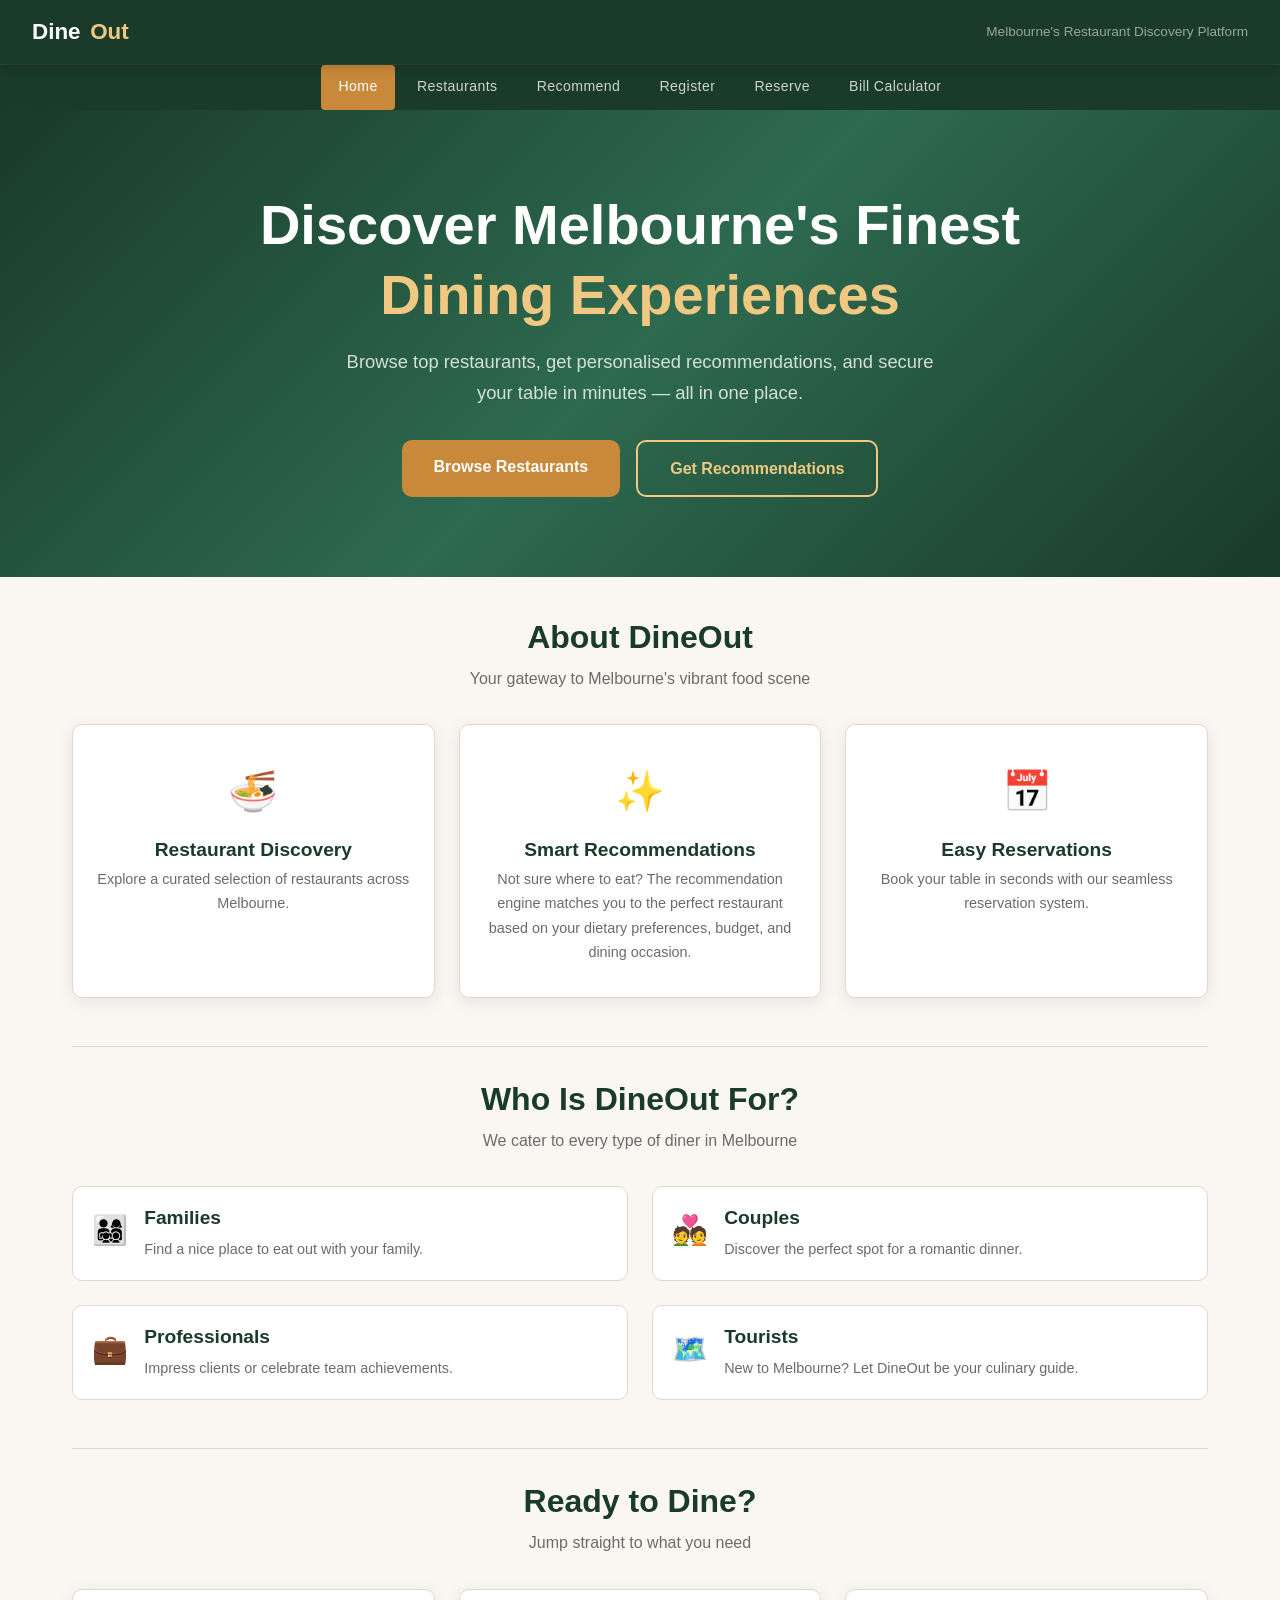
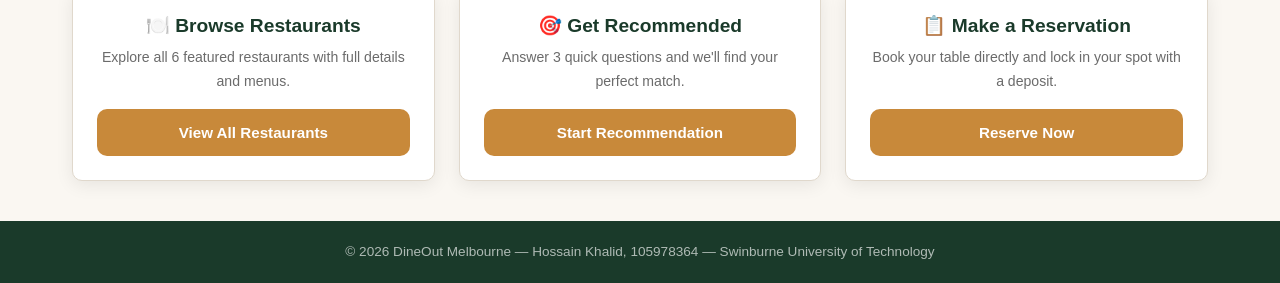
<file: index.html>
<!DOCTYPE html>
<html lang="en">
<head>
    <meta charset="UTF-8">
    <meta name="viewport" content="width=device-width, initial-scale=1.0">
    <title>DineOut Melbourne – Discover & Reserve Restaurants</title>
    <link rel="stylesheet" href="design/css/style.css">
</head>
<body>
    <header>
        <a class="logo" href="index.html">
            Dine<span>Out</span>
        </a>
        <span style="color:rgba(255,255,255,.55);font-size:.85rem;">Melbourne's Restaurant Discovery Platform</span>
    </header>

    <nav>
        <ul>
            <li><a href="index.html">Home</a></li>
            <li><a href="restaurants.html">Restaurants</a></li>
            <li><a href="recommend.html">Recommend</a></li>
            <li><a href="register.html">Register</a></li>
            <li><a href="reservation.html">Reserve</a></li>
            <li><a href="bill.html">Bill Calculator</a></li>
        </ul>
    </nav>

    <section style="
        background: linear-gradient(135deg, #1a3a2a 0%, #2d6a4f 50%, #1a3a2a 100%);
        color: #fff;
        padding: 5rem 2rem;
        text-align: center;
    ">
        <h1 style="color:#fff;font-size:clamp(2rem,5vw,3.5rem);margin-bottom:1rem;">
            Discover Melbourne's Finest<br>
            <span style="color:var(--accent-light)">Dining Experiences</span>
        </h1>
        <p style="color:rgba(255,255,255,.8);font-size:1.15rem;max-width:600px;margin:0 auto 2rem;">
            Browse top restaurants, get personalised recommendations, and secure your table in minutes — all in one place.
        </p>
        <div style="display:flex;gap:1rem;justify-content:center;flex-wrap:wrap;">
            <a href="restaurants.html" class="btn" style="font-size:1rem;padding:.8rem 2rem;">Browse Restaurants</a>
            <a href="recommend.html" class="btn btn-outline" style="font-size:1rem;padding:.8rem 2rem;border-color:var(--accent-light);color:var(--accent-light);">Get Recommendations</a>
        </div>
    </section>

    <main>

        <!-- About the platform -->
        <section style="margin-bottom:3rem;">
            <div class="section-header">
                <h2>About DineOut</h2>
                <p>Your gateway to Melbourne's vibrant food scene</p>
            </div>

            <div class="grid-3">
                <div class="card">
                    <div class="card-body" style="text-align:center;padding:2rem 1.5rem;">
                        <div style="font-size:2.5rem;margin-bottom:.8rem;">🍜</div>
                        <h3 class="card-title">Restaurant Discovery</h3>
                        <p style="font-size:.9rem;color:var(--text-muted);">
                            Explore a curated selection of restaurants across Melbourne.
                        </p>
                    </div>
                </div>

                <div class="card">
                    <div class="card-body" style="text-align:center;padding:2rem 1.5rem;">
                        <div style="font-size:2.5rem;margin-bottom:.8rem;">✨</div>
                        <h3 class="card-title">Smart Recommendations</h3>
                        <p style="font-size:.9rem;color:var(--text-muted);">
                            Not sure where to eat? The recommendation engine matches you to the perfect restaurant based on your dietary preferences, budget, and dining occasion.
                        </p>
                    </div>
                </div>

                <div class="card">
                    <div class="card-body" style="text-align:center;padding:2rem 1.5rem;">
                        <div style="font-size:2.5rem;margin-bottom:.8rem;">📅</div>
                        <h3 class="card-title">Easy Reservations</h3>
                        <p style="font-size:.9rem;color:var(--text-muted);">
                            Book your table in seconds with our seamless reservation system.
                        </p>
                    </div>
                </div>
            </div>
        </section>

        <hr class="divider">

        <!-- Who is it for -->
        <section style="margin-bottom:3rem;">
            <div class="section-header">
                <h2>Who Is DineOut For?</h2>
                <p>We cater to every type of diner in Melbourne</p>
            </div>

            <div class="grid-2">
                <div style="display:flex;gap:1rem;align-items:flex-start;padding:1.2rem;background:var(--bg-card);border:1px solid var(--border);border-radius:var(--radius);">
                    <span style="font-size:1.8rem;">👨‍👩‍👧‍👦</span>
                    <div>
                        <h3>Families</h3>
                        <p style="font-size:.9rem;color:var(--text-muted);">Find a nice place to eat out with your family.</p>
                    </div>
                </div>

                <div style="display:flex;gap:1rem;align-items:flex-start;padding:1.2rem;background:var(--bg-card);border:1px solid var(--border);border-radius:var(--radius);">
                    <span style="font-size:1.8rem;">💑</span>
                    <div>
                        <h3>Couples</h3>
                        <p style="font-size:.9rem;color:var(--text-muted);">Discover the perfect spot for a romantic dinner.</p>
                    </div>
                </div>

                <div style="display:flex;gap:1rem;align-items:flex-start;padding:1.2rem;background:var(--bg-card);border:1px solid var(--border);border-radius:var(--radius);">
                    <span style="font-size:1.8rem;">💼</span>
                    <div>
                        <h3>Professionals</h3>
                        <p style="font-size:.9rem;color:var(--text-muted);">Impress clients or celebrate team achievements.</p>
                    </div>
                </div>

                <div style="display:flex;gap:1rem;align-items:flex-start;padding:1.2rem;background:var(--bg-card);border:1px solid var(--border);border-radius:var(--radius);">
                    <span style="font-size:1.8rem;">🗺️</span>
                    <div>
                        <h3>Tourists</h3>
                        <p style="font-size:.9rem;color:var(--text-muted);">New to Melbourne? Let DineOut be your culinary guide.</p>
                    </div>
                </div>
            </div>
        </section>

        <hr class="divider">


        <!-- Quick CTA cards -->
        <section>
            <div class="section-header">
                <h2>Ready to Dine?</h2>
                <p>Jump straight to what you need</p>
            </div>
            <div class="grid-3">
                <div class="card" style="text-align:center;">
                    <div class="card-body" style="padding:1.5rem;">
                        <h3>🍽️ Browse Restaurants</h3>
                        <p style="font-size:.88rem;color:var(--text-muted);margin:.5rem 0 1rem;">Explore all 6 featured restaurants with full details and menus.</p>
                        <a href="restaurants.html" class="btn btn-full">View All Restaurants</a>
                    </div>
                </div>
                <div class="card" style="text-align:center;">
                    <div class="card-body" style="padding:1.5rem;">
                        <h3>🎯 Get Recommended</h3>
                        <p style="font-size:.88rem;color:var(--text-muted);margin:.5rem 0 1rem;">Answer 3 quick questions and we'll find your perfect match.</p>
                        <a href="recommend.html" class="btn btn-full">Start Recommendation</a>
                    </div>
                </div>
                <div class="card" style="text-align:center;">
                    <div class="card-body" style="padding:1.5rem;">
                        <h3>📋 Make a Reservation</h3>
                        <p style="font-size:.88rem;color:var(--text-muted);margin:.5rem 0 1rem;">Book your table directly and lock in your spot with a deposit.</p>
                        <a href="reservation.html" class="btn btn-full">Reserve Now</a>
                    </div>
                </div>
            </div>
        </section>

    </main>

    <footer>
        <p>&copy; 2026 DineOut Melbourne &mdash; Hossain Khalid, 105978364 &mdash; Swinburne University of Technology</p>
    </footer>

    <script src="design/js/script.js"></script>
</body>
</html>
</file>
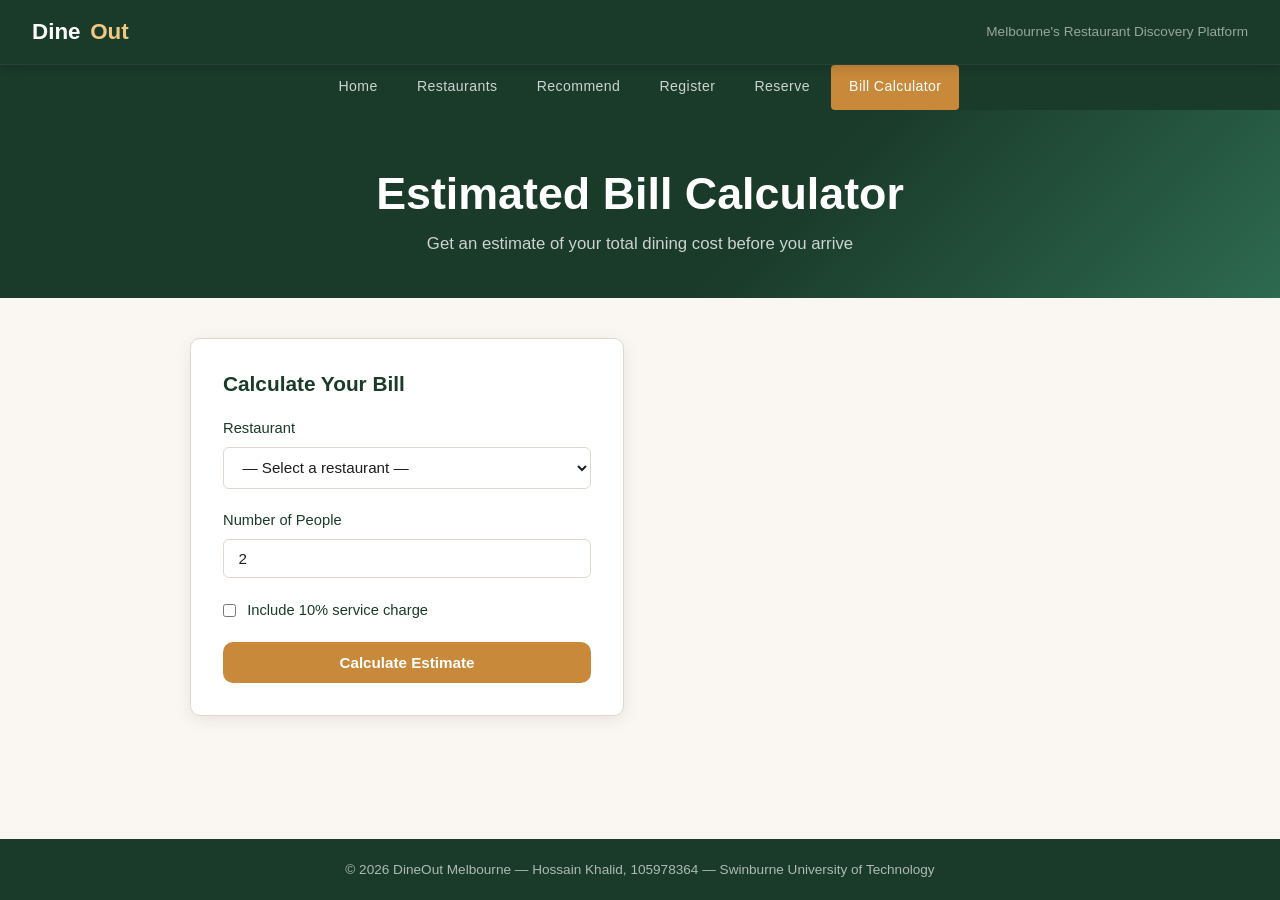
<file: bill.html>
<!DOCTYPE html>
<html lang="en">
<head>
    <meta charset="UTF-8">
    <meta name="viewport" content="width=device-width, initial-scale=1.0">
    <title>Bill Calculator – DineOut Melbourne</title>
    <link rel="stylesheet" href="design/css/style.css">
</head>
<body>

    <header>
        <a class="logo" href="index.html">Dine<span>Out</span></a>
        <span style="color:rgba(255,255,255,.55);font-size:.85rem;">Melbourne's Restaurant Discovery Platform</span>
    </header>

    <nav>
        <ul>
            <li><a href="index.html">Home</a></li>
            <li><a href="restaurants.html">Restaurants</a></li>
            <li><a href="recommend.html">Recommend</a></li>
            <li><a href="register.html">Register</a></li>
            <li><a href="reservation.html">Reserve</a></li>
            <li><a href="bill.html">Bill Calculator</a></li>
        </ul>
    </nav>

    <div class="page-hero">
        <h1>Estimated Bill Calculator</h1>
        <p>Get an estimate of your total dining cost before you arrive</p>
    </div>

    <main>
        <div style="display:grid;grid-template-columns:1fr 1fr;gap:2rem;max-width:900px;margin:0 auto;">

            <!-- Calculator Form -->
            <div class="form-wrap" style="margin:0;">
                <h2 style="margin-bottom:1.2rem;font-size:1.3rem;">Calculate Your Bill</h2>

                <!-- Restaurant -->
                <div class="form-group">
                    <label for="bill-restaurant">Restaurant</label>
                    <select id="bill-restaurant" name="bill_restaurant" onchange="updateDishOptions()">
                        <option value="">— Select a restaurant —</option>
                        <option value="chinatown-dumplings">Chinatown Dumplings</option>
                        <option value="lucky-noodle-bar">Lucky Noodle Bar</option>
                        <option value="saffron-palace">Saffron Palace</option>
                        <option value="la-bella-trattoria">La Bella Trattoria</option>
                        <option value="sakura-ramen">Sakura Ramen House</option>
                        <option value="the-vegan-garden">The Vegan Garden</option>
                    </select>
                </div>

                <!-- Number of people -->
                <div class="form-group">
                    <label for="bill-people">Number of People</label>
                    <input type="number" id="bill-people" name="bill_people"
                           min="1" max="20" value="2" placeholder="e.g. 4">
                </div>

                <!-- Dish selection (dynamic) -->
                <div class="form-group" id="dish-section" style="display:none;">
                    <label>Select Dishes <span style="font-weight:400;color:var(--text-muted)">(per person — leave blank for average estimate)</span></label>
                    <div id="dish-list" style="display:flex;flex-direction:column;gap:.4rem;margin-top:.4rem;"></div>
                </div>

                <!-- Service charge -->
                <div class="form-group">
                    <div style="display:flex;align-items:center;gap:.7rem;">
                        <input type="checkbox" id="bill-service" name="bill_service" style="width:auto;">
                        <label for="bill-service" style="margin:0;font-weight:400;font-size:.92rem;">
                            Include 10% service charge
                        </label>
                    </div>
                </div>

                <button type="button" class="btn btn-full" onclick="calculateBill()" style="padding:.75rem;">
                    Calculate Estimate
                </button>
            </div>

            <!-- Results -->
            <div>
                <div id="bill-result" style="display:none;">
                    <div style="background:var(--primary);color:#fff;border-radius:var(--radius);padding:1.8rem;">
                        <h2 style="color:#fff;margin-bottom:1.5rem;font-size:1.3rem;">Your Estimated Bill</h2>

                        <div style="display:flex;flex-direction:column;gap:.9rem;font-size:.95rem;">
                            <div style="display:flex;justify-content:space-between;border-bottom:1px solid rgba(255,255,255,.15);padding-bottom:.7rem;">
                                <span style="color:rgba(255,255,255,.75);">Food Subtotal</span>
                                <strong id="bill-subtotal">$0.00</strong>
                            </div>
                            <div style="display:flex;justify-content:space-between;border-bottom:1px solid rgba(255,255,255,.15);padding-bottom:.7rem;">
                                <span style="color:rgba(255,255,255,.75);">Service Charge (10%)</span>
                                <strong id="bill-service-fee">$0.00</strong>
                            </div>
                            <div style="display:flex;justify-content:space-between;font-size:1.1rem;border-bottom:1px solid rgba(255,255,255,.15);padding-bottom:.7rem;">
                                <span>Estimated Total</span>
                                <strong id="bill-total" style="color:var(--accent-light);">$0.00</strong>
                            </div>
                            <div style="display:flex;justify-content:space-between;border-bottom:1px solid rgba(255,255,255,.15);padding-bottom:.7rem;">
                                <span style="color:rgba(255,255,255,.75);">Deposit Paid</span>
                                <strong id="bill-deposit-paid" style="color:#a8dfbf;">– $0.00</strong>
                            </div>
                            <div style="display:flex;justify-content:space-between;font-size:1.15rem;">
                                <span>Balance Due on Arrival</span>
                                <strong id="bill-balance" style="color:var(--accent-light);">$0.00</strong>
                            </div>
                        </div>
                    </div>

                    <div style="margin-top:1rem;text-align:center;">
                        <a href="reservation.html" class="btn btn-outline" style="font-size:.9rem;">
                            Make a Reservation
                        </a>
                    </div>
                </div>
            </div>
        </div>
    </main>

    <footer>
        <p>&copy; 2026 DineOut Melbourne &mdash; Hossain Khalid, 105978364 &mdash; Swinburne University of Technology</p>
    </footer>

    <script src="design/js/script.js"></script>

    <script>
        const BILL_MENUS = {
            'chinatown-dumplings': [
                { name: 'Pork & Prawn Dumplings', price: 8 },
                { name: 'Har Gow',                price: 9 },
                { name: 'BBQ Pork Bun',           price: 5 },
                { name: 'Wonton Noodle Soup',     price: 14 },
            ],
            'lucky-noodle-bar': [
                { name: 'Tonkotsu Ramen',    price: 17 },
                { name: 'Shoyu Ramen',       price: 16 },
                { name: 'Gyoza (6 pcs)',     price: 10 },
                { name: 'Veg Miso Ramen',   price: 15 },
            ],
            'saffron-palace': [
                { name: 'Butter Chicken',  price: 22 },
                { name: 'Dal Makhani',     price: 18 },
                { name: 'Garlic Naan',     price: 5  },
                { name: 'Lamb Biryani',    price: 26 },
            ],
            'la-bella-trattoria': [
                { name: 'Truffle Tagliatelle',        price: 38 },
                { name: 'Seafood Risotto',            price: 42 },
                { name: 'Classic Tiramisu',           price: 14 },
                { name: 'Burrata & Heirloom Tomato',  price: 18 },
            ],
            'sakura-ramen': [
                { name: 'Spicy Miso Ramen',    price: 21 },
                { name: 'Chashu Pork Bowl',    price: 19 },
                { name: 'Takoyaki (6 pcs)',    price: 12 },
                { name: 'Matcha Ice Cream',    price: 8  },
            ],
            'the-vegan-garden': [
                { name: 'Jackfruit Tacos (3)',       price: 18 },
                { name: 'Wild Mushroom Wellington',  price: 26 },
                { name: 'Açaí Breakfast Bowl',       price: 14 },
                { name: 'Cauliflower Steak',         price: 22 },
            ],
        };

        /**
         * Populate dish checkboxes when restaurant selection changes.
         */
        function updateDishOptions() {
            const restaurantId = document.getElementById('bill-restaurant').value;
            const section      = document.getElementById('dish-section');
            const list         = document.getElementById('dish-list');
            list.innerHTML     = '';

            if (!restaurantId || !BILL_MENUS[restaurantId]) {
                section.style.display = 'none';
                return;
            }

            BILL_MENUS[restaurantId].forEach((dish, i) => {
                const label = document.createElement('label');
                label.style.cssText = 'display:flex;align-items:center;gap:.5rem;font-size:.9rem;cursor:pointer;';
                label.innerHTML = `
                    <input type="checkbox" class="dish-check" data-price="${dish.price}"
                           id="dish-${i}" style="width:auto;">
                    ${dish.name} — <strong>$${dish.price}</strong>
                `;
                list.appendChild(label);
            });

            section.style.display = 'block';

            // live recalculation
            list.querySelectorAll('.dish-check').forEach(cb => {
                cb.addEventListener('change', calculateBill);
            });
        }
    </script>
</body>
</html>
</file>
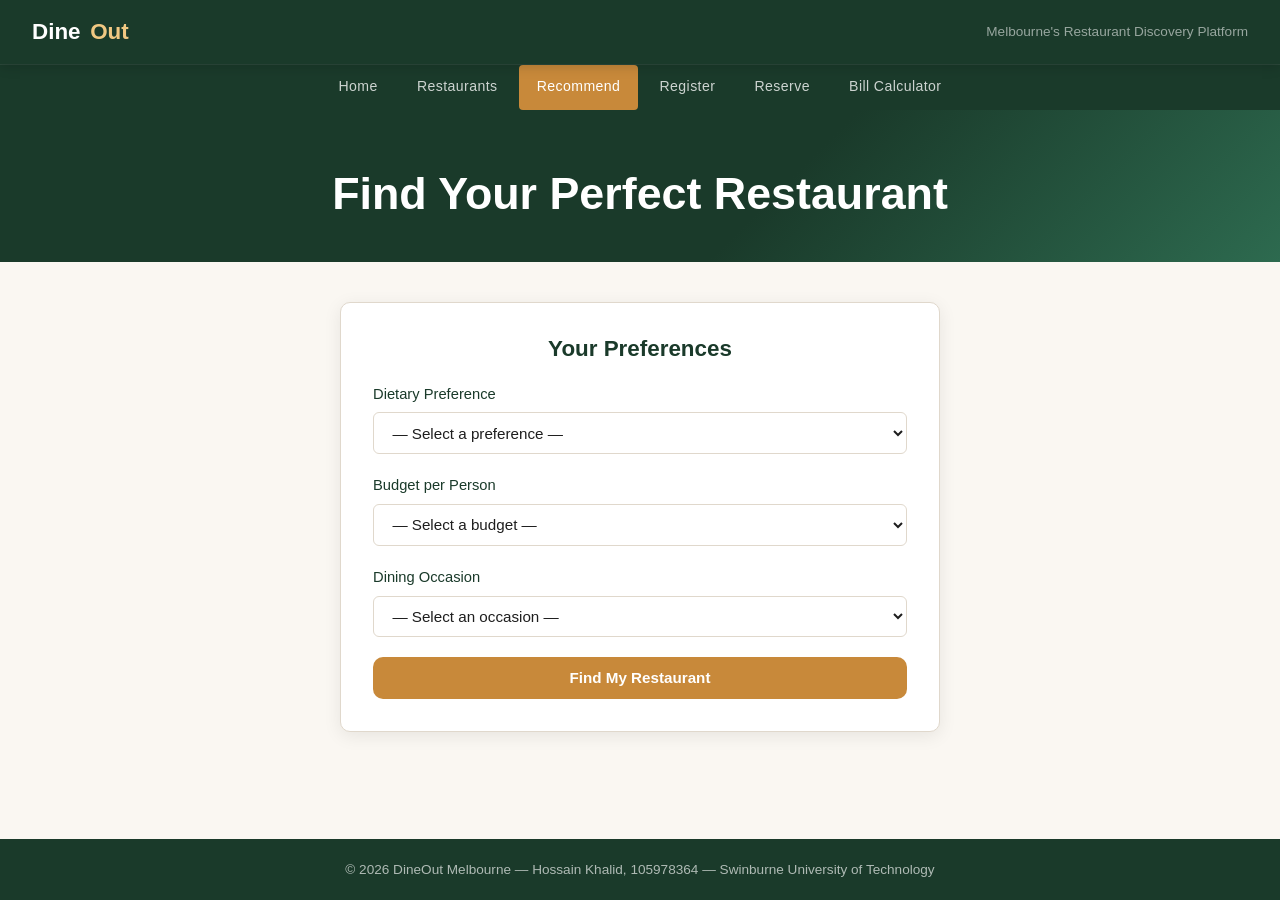
<file: recommend.html>
<!DOCTYPE html>
<html lang="en">
<head>
    <meta charset="UTF-8">
    <meta name="viewport" content="width=device-width, initial-scale=1.0">
    <title>Restaurant Recommendations – DineOut Melbourne</title>
    <link rel="stylesheet" href="design/css/style.css">
</head>
<body>

    <header>
        <a class="logo" href="index.html">Dine<span>Out</span></a>
        <span style="color:rgba(255,255,255,.55);font-size:.85rem;">Melbourne's Restaurant Discovery Platform</span>
    </header>

    <nav>
        <ul>
            <li><a href="index.html">Home</a></li>
            <li><a href="restaurants.html">Restaurants</a></li>
            <li><a href="recommend.html">Recommend</a></li>
            <li><a href="register.html">Register</a></li>
            <li><a href="reservation.html">Reserve</a></li>
            <li><a href="bill.html">Bill Calculator</a></li>
        </ul>
    </nav>

    <div class="page-hero">
        <h1>Find Your Perfect Restaurant</h1>
    </div>

    <main>

        <!-- Recommendation Form -->
        <section style="max-width:600px;margin:0 auto 3rem;">
            <div class="form-wrap">
                <h2 style="margin-bottom:1.2rem;text-align:center;font-size:1.4rem;">Your Preferences</h2>

                <p id="rec-error" class="alert alert-error" style="display:none;">
                    Please answer all three questions before searching.
                </p>

                <form id="recommend-form" onsubmit="return runRecommendation(event);" novalidate>

                    <!-- Dietary Preference -->
                    <div class="form-group">
                        <label for="rec-dietary">Dietary Preference</label>
                        <select id="rec-dietary" name="rec-dietary" required>
                            <option value="">— Select a preference —</option>
                            <option value="none">No restrictions</option>
                            <option value="halal">Halal</option>
                            <option value="vegetarian">Vegetarian</option>
                            <option value="vegan">Vegan</option>
                        </select>
                    </div>

                    <!-- Budget -->
                    <div class="form-group">
                        <label for="rec-budget">Budget per Person</label>
                        <select id="rec-budget" name="rec-budget" required>
                            <option value="">— Select a budget —</option>
                            <option value="low">Budget-friendly (under $25)</option>
                            <option value="mid">Mid-range ($25–$45)</option>
                            <option value="high">Fine Dining ($45+)</option>
                        </select>
                    </div>

                    <!-- Dining Purpose -->
                    <div class="form-group">
                        <label for="rec-purpose">Dining Occasion</label>
                        <select id="rec-purpose" name="rec-purpose" required>
                            <option value="">— Select an occasion —</option>
                            <option value="family">Family Outing</option>
                            <option value="date">Romantic Date</option>
                            <option value="business">Business Meal</option>
                            <option value="casual">Casual with Friends</option>
                        </select>
                    </div>

                    <button type="submit" class="btn btn-full" style="margin-top:.5rem;padding:.8rem;">
                        Find My Restaurant
                    </button>

                </form>
            </div>

        </section>

        <!-- Results injected here by script.js -->
        <div id="rec-results"></div>

    </main>

    <footer>
        <p>&copy; 2026 DineOut Melbourne &mdash; Hossain Khalid, 105978364 &mdash; Swinburne University of Technology</p>
    </footer>

    <script src="design/js/script.js"></script>
</body>
</html>
</file>
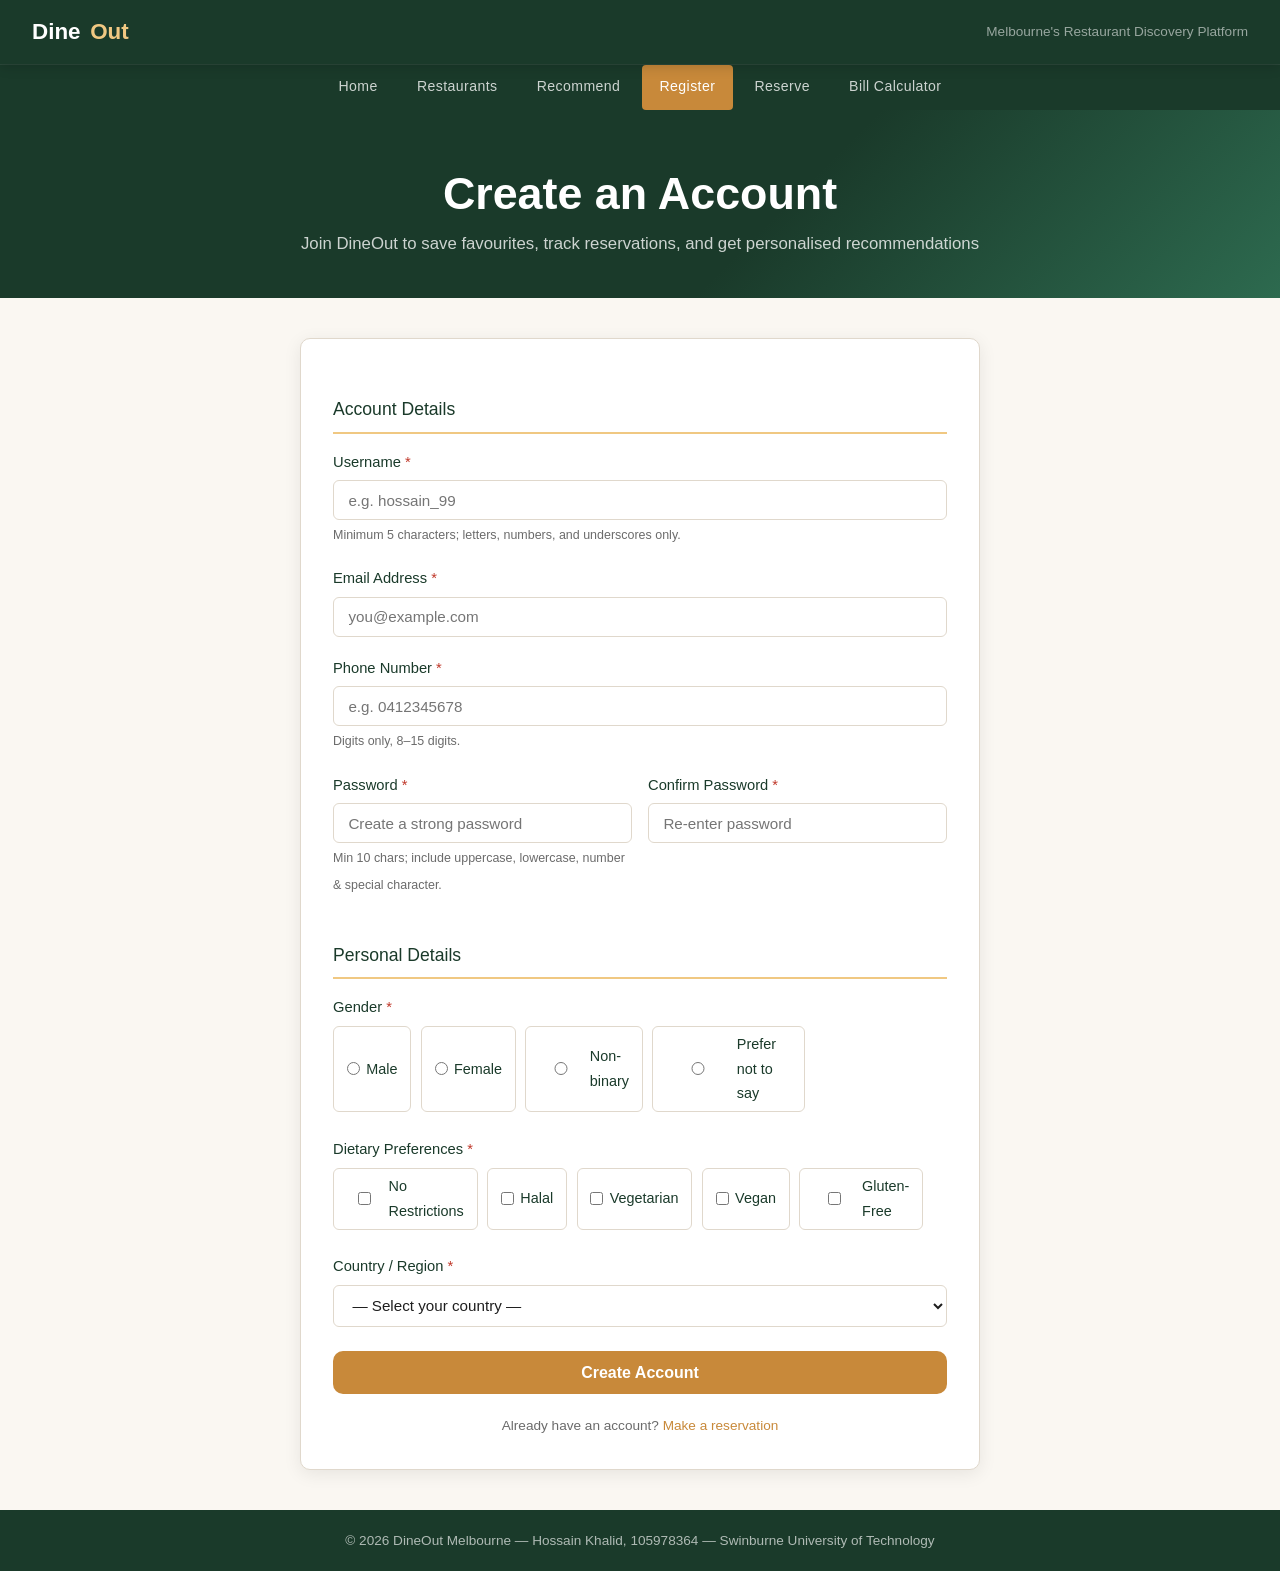
<file: register.html>
<!DOCTYPE html>
<html lang="en">
<head>
    <meta charset="UTF-8">
    <meta name="viewport" content="width=device-width, initial-scale=1.0">
    <title>Register – DineOut Melbourne</title>
    <link rel="stylesheet" href="design/css/style.css">
</head>
<body>

    <header>
        <a class="logo" href="index.html">Dine<span>Out</span></a>
        <span style="color:rgba(255,255,255,.55);font-size:.85rem;">Melbourne's Restaurant Discovery Platform</span>
    </header>

    <nav>
        <ul>
            <li><a href="index.html">Home</a></li>
            <li><a href="restaurants.html">Restaurants</a></li>
            <li><a href="recommend.html">Recommend</a></li>
            <li><a href="register.html">Register</a></li>
            <li><a href="reservation.html">Reserve</a></li>
            <li><a href="bill.html">Bill Calculator</a></li>
        </ul>
    </nav>

    <div class="page-hero">
        <h1>Create an Account</h1>
        <p>Join DineOut to save favourites, track reservations, and get personalised recommendations</p>
    </div>

    <main>
        <div class="form-wrap">

            <form id="register-form"
                  method="POST"
                  action="http://mercury.swin.edu.au/it000000/cos10005/regtest.php"
                  onsubmit="return validateRegistration(event);"
                  novalidate>

                <p class="form-section-title">Account Details</p>

                <!-- Username -->
                <div class="form-group">
                    <label for="reg-username">Username <span style="color:var(--error)">*</span></label>
                    <input type="text" id="reg-username" name="username"
                           placeholder="e.g. hossain_99" autocomplete="username">
                    <span class="error-msg" id="reg-username-error"></span>
                    <small style="color:var(--text-muted);font-size:.78rem;">
                        Minimum 5 characters; letters, numbers, and underscores only.
                    </small>
                </div>

                <!-- Email -->
                <div class="form-group">
                    <label for="reg-email">Email Address <span style="color:var(--error)">*</span></label>
                    <input type="email" id="reg-email" name="email"
                           placeholder="you@example.com" autocomplete="email">
                    <span class="error-msg" id="reg-email-error"></span>
                </div>

                <!-- Phone -->
                <div class="form-group">
                    <label for="reg-phone">Phone Number <span style="color:var(--error)">*</span></label>
                    <input type="tel" id="reg-phone" name="phone"
                           placeholder="e.g. 0412345678" autocomplete="tel">
                    <span class="error-msg" id="reg-phone-error"></span>
                    <small style="color:var(--text-muted);font-size:.78rem;">Digits only, 8–15 digits.</small>
                </div>

                <!-- Password -->
                <div class="form-row">
                    <div class="form-group">
                        <label for="reg-password">Password <span style="color:var(--error)">*</span></label>
                        <input type="password" id="reg-password" name="password"
                               placeholder="Create a strong password" autocomplete="new-password">
                        <span class="error-msg" id="reg-password-error"></span>
                        <small style="color:var(--text-muted);font-size:.78rem;">
                            Min 10 chars; include uppercase, lowercase, number &amp; special character.
                        </small>
                    </div>
                    <div class="form-group">
                        <label for="reg-confirm">Confirm Password <span style="color:var(--error)">*</span></label>
                        <input type="password" id="reg-confirm" name="confirm_password"
                               placeholder="Re-enter password" autocomplete="new-password">
                        <span class="error-msg" id="reg-confirm-error"></span>
                    </div>
                </div>

                <!-- ===== PERSONAL DETAILS ===== -->
                <p class="form-section-title">Personal Details</p>

                <!-- Gender -->
                <div class="form-group">
                    <label>Gender <span style="color:var(--error)">*</span></label>
                    <div class="radio-group" id="reg-gender">
                        <label>
                            <input type="radio" name="gender" value="male">
                            <span>Male</span>
                        </label>
                        <label>
                            <input type="radio" name="gender" value="female">
                            <span>Female</span>
                        </label>
                        <label>
                            <input type="radio" name="gender" value="non-binary">
                            <span>Non-binary</span>
                        </label>
                        <label>
                            <input type="radio" name="gender" value="prefer-not">
                            <span>Prefer not to say</span>
                        </label>
                    </div>
                    <span class="error-msg" id="reg-gender-error"></span>
                </div>

                <!-- Dietary Preferences -->
                <div class="form-group">
                    <label>Dietary Preferences <span style="color:var(--error)">*</span></label>
                    <div class="checkbox-group" id="reg-dietary">
                        <label>
                            <input type="checkbox" name="dietary" value="none">
                            <span>No Restrictions</span>
                        </label>
                        <label>
                            <input type="checkbox" name="dietary" value="halal">
                            <span>Halal</span>
                        </label>
                        <label>
                            <input type="checkbox" name="dietary" value="vegetarian">
                            <span>Vegetarian</span>
                        </label>
                        <label>
                            <input type="checkbox" name="dietary" value="vegan">
                            <span>Vegan</span>
                        </label>
                        <label>
                            <input type="checkbox" name="dietary" value="gluten-free">
                            <span>Gluten-Free</span>
                        </label>
                    </div>
                    <span class="error-msg" id="reg-dietary-error"></span>
                </div>

                <!-- Country -->
                <div class="form-group">
                    <label for="reg-country">Country / Region <span style="color:var(--error)">*</span></label>
                    <select id="reg-country" name="country">
                        <option value="">— Select your country —</option>
                        <option value="AU">Australia</option>
                        <option value="BD">Bangladesh</option>
                        <option value="CN">China</option>
                        <option value="IN">India</option>
                        <option value="ID">Indonesia</option>
                        <option value="MY">Malaysia</option>
                        <option value="NZ">New Zealand</option>
                        <option value="PK">Pakistan</option>
                        <option value="SG">Singapore</option>
                        <option value="UK">United Kingdom</option>
                        <option value="US">United States</option>
                        <option value="VN">Vietnam</option>
                        <option value="OTHER">Other</option>
                    </select>
                    <span class="error-msg" id="reg-country-error"></span>
                </div>

                <!-- Submit -->
                <div class="form-group" style="margin-top:1.5rem;">
                    <button type="submit" class="btn btn-full" style="padding:.8rem;font-size:1rem;">
                        Create Account
                    </button>
                </div>

                <p style="text-align:center;font-size:.85rem;color:var(--text-muted);margin-top:.8rem;">
                    Already have an account? <a href="reservation.html">Make a reservation</a>
                </p>

            </form>
        </div>
    </main>

    <footer>
        <p>&copy; 2026 DineOut Melbourne &mdash; Hossain Khalid, 105978364 &mdash; Swinburne University of Technology</p>
    </footer>

    <script src="design/js/script.js"></script>
</body>
</html>
</file>
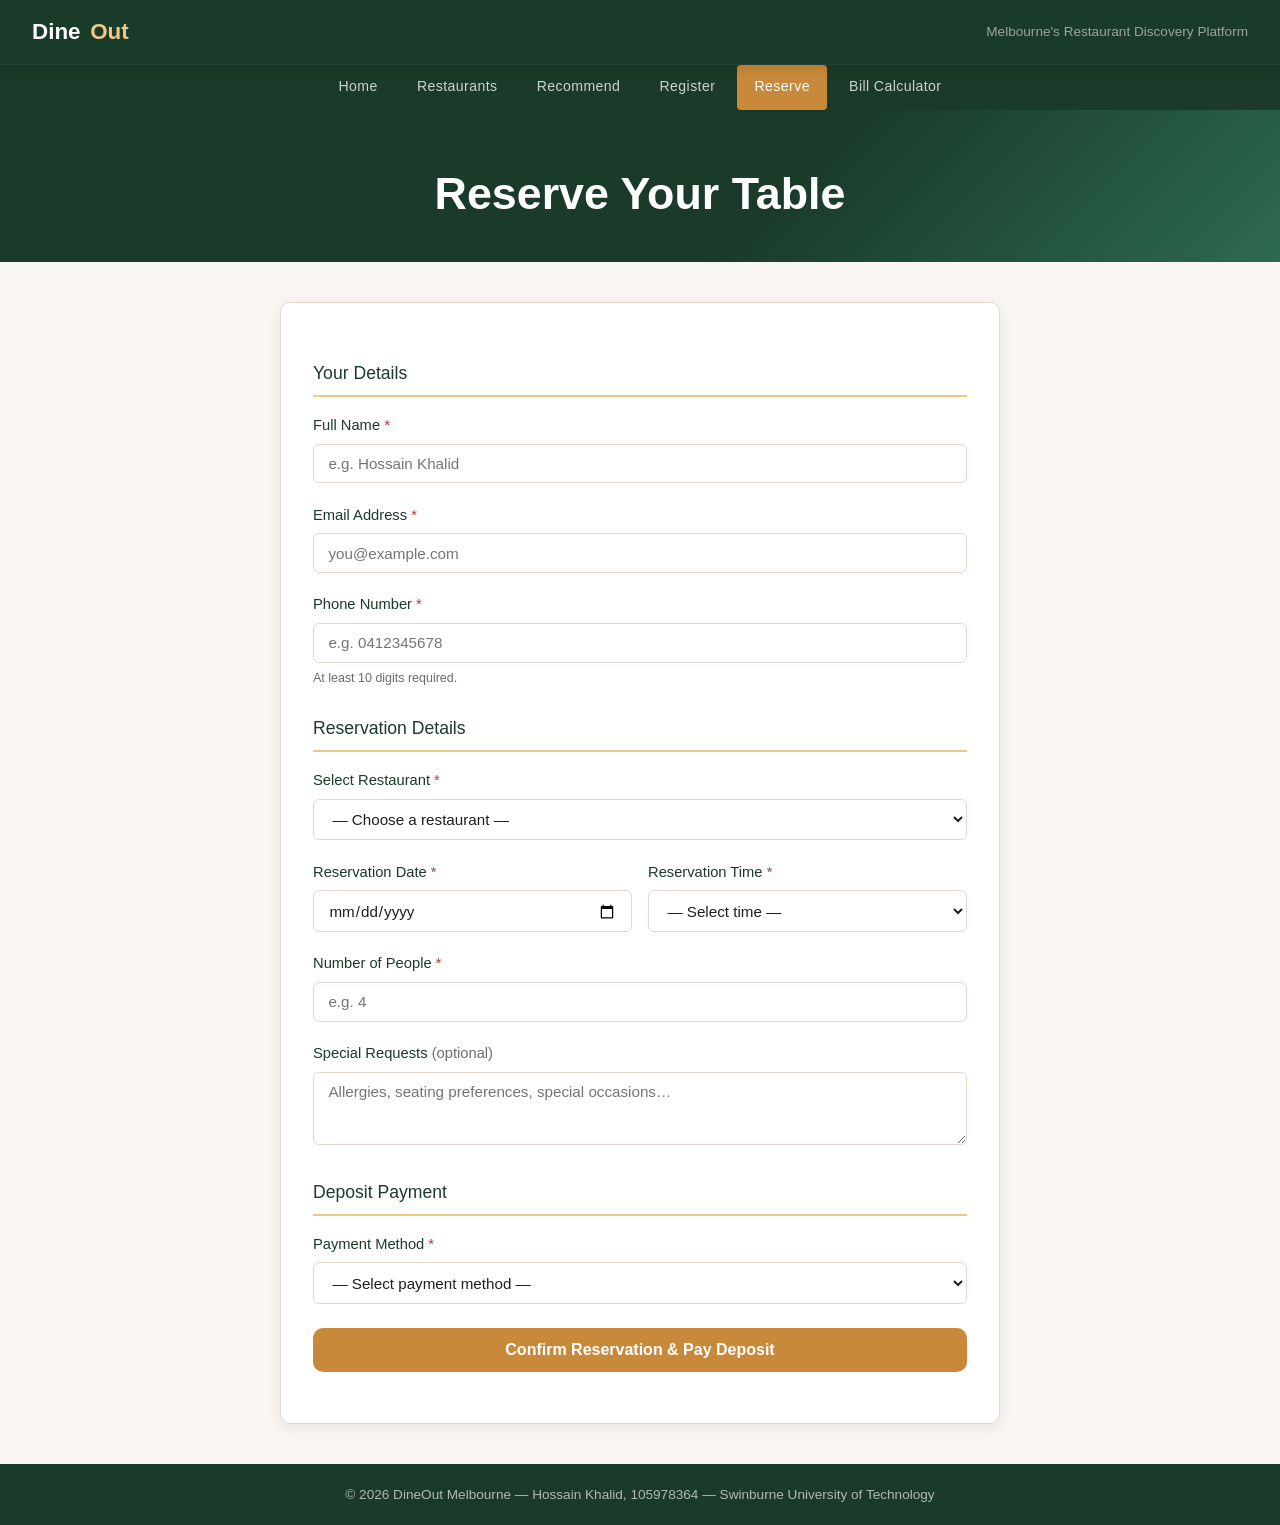
<file: reservation.html>
<!DOCTYPE html>
<html lang="en">
<head>
    <meta charset="UTF-8">
    <meta name="viewport" content="width=device-width, initial-scale=1.0">
    <title>Make a Reservation – DineOut Melbourne</title>
    <link rel="stylesheet" href="design/css/style.css">
</head>
<body>

    <header>
        <a class="logo" href="index.html">Dine<span>Out</span></a>
        <span style="color:rgba(255,255,255,.55);font-size:.85rem;">Melbourne's Restaurant Discovery Platform</span>
    </header>

    <nav>
        <ul>
            <li><a href="index.html">Home</a></li>
            <li><a href="restaurants.html">Restaurants</a></li>
            <li><a href="recommend.html">Recommend</a></li>
            <li><a href="register.html">Register</a></li>
            <li><a href="reservation.html">Reserve</a></li>
            <li><a href="bill.html">Bill Calculator</a></li>
        </ul>
    </nav>

    <div class="page-hero">
        <h1>Reserve Your Table</h1>
    </div>

    <main>
        <div class="form-wrap" style="max-width:720px;">

            <form id="reservation-form"
                  method="POST"
                  action="https://mercury.swin.edu.au/it000000/cos10005/regtest.php"
                  onsubmit="return validateReservation(event);"
                  novalidate>

                <p class="form-section-title">Your Details</p> 

                <!-- Full Name -->
                <div class="form-group">
                    <label for="res-name">Full Name <span style="color:var(--error)">*</span></label>
                    <input type="text" id="res-name" name="full_name"
                           placeholder="e.g. Hossain Khalid" autocomplete="name">
                    <span class="error-msg" id="res-name-error"></span>
                </div>

                <!-- Email -->
                <div class="form-group">
                    <label for="res-email">Email Address <span style="color:var(--error)">*</span></label>
                    <input type="email" id="res-email" name="email"
                           placeholder="you@example.com" autocomplete="email">
                    <span class="error-msg" id="res-email-error"></span>
                </div>

                <!-- Phone -->
                <div class="form-group">
                    <label for="res-phone">Phone Number <span style="color:var(--error)">*</span></label>
                    <input type="tel" id="res-phone" name="phone"
                           placeholder="e.g. 0412345678" autocomplete="tel">
                    <span class="error-msg" id="res-phone-error"></span>
                    <small style="color:var(--text-muted);font-size:.78rem;">At least 10 digits required.</small>
                </div>

                <p class="form-section-title">Reservation Details</p>

                <!-- Restaurant Selection -->
                <div class="form-group">
                    <label for="res-restaurant">Select Restaurant <span style="color:var(--error)">*</span></label>
                    <select id="res-restaurant" name="restaurant">
                        <option value="">— Choose a restaurant —</option>
                        <option value="chinatown-dumplings">Chinatown Dumplings — Chinese</option>
                        <option value="lucky-noodle-bar">Lucky Noodle Bar — Japanese/Chinese</option>
                        <option value="saffron-palace">Saffron Palace — Indian (Halal)</option>
                        <option value="la-bella-trattoria">La Bella Trattoria — Italian</option>
                        <option value="sakura-ramen">Sakura Ramen House — Japanese</option>
                        <option value="the-vegan-garden">The Vegan Garden — Plant-Based</option>
                    </select>
                    <span class="error-msg" id="res-restaurant-error"></span>
                </div>

                <!-- Deposit display (dynamic) -->
                <div class="deposit-info" id="deposit-info-box" style="display:none;">
                    Required deposit for this restaurant:
                    <strong id="deposit-display">—</strong>
                    <span style="font-size:.82rem;color:var(--text-muted);margin-left:.5rem;">
                        (deducted from your total bill on the night)
                    </span>
                </div>

                <!-- Date & Time -->
                <div class="form-row">
                    <div class="form-group">
                        <label for="res-date">Reservation Date <span style="color:var(--error)">*</span></label>
                        <input type="date" id="res-date" name="reservation_date">
                        <span class="error-msg" id="res-date-error"></span>
                    </div>
                    <div class="form-group">
                        <label for="res-time">Reservation Time <span style="color:var(--error)">*</span></label>
                        <select id="res-time" name="reservation_time">
                            <option value="">— Select time —</option>
                            <option value="11:30">11:30 AM</option>
                            <option value="12:00">12:00 PM</option>
                            <option value="12:30">12:30 PM</option>
                            <option value="13:00">1:00 PM</option>
                            <option value="13:30">1:30 PM</option>
                            <option value="17:30">5:30 PM</option>
                            <option value="18:00">6:00 PM</option>
                            <option value="18:30">6:30 PM</option>
                            <option value="19:00">7:00 PM</option>
                            <option value="19:30">7:30 PM</option>
                            <option value="20:00">8:00 PM</option>
                            <option value="20:30">8:30 PM</option>
                        </select>
                        <span class="error-msg" id="res-time-error"></span>
                    </div>
                </div>

                <!-- Number of People -->
                <div class="form-group">
                    <label for="res-people">Number of People <span style="color:var(--error)">*</span></label>
                    <input type="number" id="res-people" name="num_people"
                           min="1" max="20" placeholder="e.g. 4">
                    <span class="error-msg" id="res-people-error"></span>
                </div>

                <!-- Special Requests -->
                <div class="form-group">
                    <label for="res-requests">Special Requests <span style="color:var(--text-muted);font-weight:400;">(optional)</span></label>
                    <textarea id="res-requests" name="special_requests"
                              rows="3" placeholder="Allergies, seating preferences, special occasions…"></textarea>
                </div>

                <p class="form-section-title">Deposit Payment</p>

                <!-- Payment Method -->
                <div class="form-group">
                    <label for="res-payment">Payment Method <span style="color:var(--error)">*</span></label>
                    <select id="res-payment" name="payment_method">
                        <option value="">— Select payment method —</option>
                        <option value="voucher">Voucher</option>
                        <option value="online">Online Payment (Credit/Debit Card)</option>
                    </select>
                    <span class="error-msg" id="res-payment-error"></span>
                </div>

                <!-- Voucher Section -->
                <div class="form-group conditional" id="voucher-section">
                    <label for="res-voucher">Voucher Code</label>
                    <input type="text" id="res-voucher" name="voucher_code"
                           placeholder="Enter 12-digit voucher code" maxlength="12">
                    <small style="color:var(--text-muted);font-size:.78rem;">12 digits required on your voucher.</small>
                    <span class="error-msg" id="res-voucher-error"></span>
                </div>

                <!-- Online Card Section  -->
                <div class="conditional" id="card-section">
                    <div class="form-group">
                        <label for="res-card-type">Card Type <span style="color:var(--error)">*</span></label>
                        <select id="res-card-type" name="card_type">
                            <option value="visa">Visa (16 digits)</option>
                            <option value="mastercard">Mastercard (16 digits)</option>
                            <option value="amex">American Express (15 digits)</option>
                        </select>
                    </div>
                    <div class="form-group">
                        <label for="res-card">Card Number <span style="color:var(--error)">*</span></label>
                        <input type="text" id="res-card" name="card_number"
                               placeholder="Digits only — use fake card numbers for testing"
                               maxlength="16" autocomplete="off">
                        <small style="color:var(--text-muted);font-size:.78rem;">
                            Visa/Mastercard: 16 digits &nbsp;|&nbsp; Amex: 15 digits.
                            <strong>Use test/fake numbers only.</strong>
                        </small>
                        <span class="error-msg" id="res-card-error"></span>
                    </div>
                </div>

                <!-- Submit -->
                <div class="form-group" style="margin-top:1.5rem;">
                    <button type="submit" class="btn btn-full" style="padding:.8rem;font-size:1rem;">
                        Confirm Reservation &amp; Pay Deposit
                    </button>
                </div>
            </form>
        </div>
    </main>

    <footer>
        <p>&copy; 2026 DineOut Melbourne &mdash; Hossain Khalid, 105978364 &mdash; Swinburne University of Technology</p>
    </footer>

    <script src="design/js/script.js"></script>

    <script>
        document.getElementById('res-restaurant').addEventListener('change', function () {
            const box = document.getElementById('deposit-info-box');
            box.style.display = this.value ? 'block' : 'none';
            updateDeposit();
        });
    </script>

</body>
</html>
</file>
<file: design/css/style.css>
/* --- CSS Variables --- */
:root {
    --primary:      #1a3a2a;
    --accent:       #c8893a;
    --accent-light: #f0c882;
    --bg:           #faf7f2;
    --bg-card:      #ffffff;
    --text:         #1e1e1e;
    --text-muted:   #6b6b6b;
    --border:       #e0d8cc;
    --error:        #c0392b;
    --success:      #27ae60;
    --nav-h:        64px;
    --radius:       10px;
    --shadow:       0 4px 18px rgba(0,0,0,0.08);
}

/* --- Reset & Base --- */
*, *::before, *::after { box-sizing: border-box; margin: 0; padding: 0; }

body {
    font-family: 'Arial', sans-serif;
    background: var(--bg);
    color: var(--text);
    font-size: 16px;
    line-height: 1.7;
    min-height: 100vh;
    display: flex;
    flex-direction: column;
}

img { max-width: 100%; display: block; }
a  { color: var(--accent); text-decoration: none; }
a:hover { text-decoration: underline; }

h1, h2, h3, h4 {
    font-family: 'Arial', serif;
    color: var(--primary);
    line-height: 1.25;
}
h1 { font-size: clamp(1.8rem, 4vw, 2.8rem); }
h2 { font-size: clamp(1.3rem, 3vw, 2rem); margin-bottom: .5rem; }
h3 { font-size: 1.2rem; margin-bottom: .4rem; }

header {
    background: var(--primary);
    color: #fff;
    padding: 0 2rem;
    height: var(--nav-h);
    display: flex;
    align-items: center;
    justify-content: space-between;
    position: sticky;
    top: 0;
    z-index: 100;
    box-shadow: 0 2px 12px rgba(0,0,0,0.18);
}

.logo {
    display: flex;
    align-items: center;
    gap: .6rem;
    font-family: 'Arial', serif;
    font-size: 1.4rem;
    font-weight: 700;
    color: #fff;
    text-decoration: none;
}
.logo span { color: var(--accent-light); }

nav {
    background: var(--primary);
    border-top: 1px solid rgba(255,255,255,0.08);
}

nav ul {
    list-style: none;
    display: flex;
    justify-content: center;
    gap: .25rem;
    padding: 0 2rem;
    flex-wrap: wrap;
}

nav ul li a {
    display: block;
    padding: .65rem 1.1rem;
    color: rgba(255,255,255,0.78);
    font-size: .88rem;
    font-weight: 500;
    letter-spacing: .03em;
    text-decoration: none;
    border-radius: 4px;
    transition: background .2s, color .2s;
}

nav ul li a:hover,
nav ul li a.active {
    background: var(--accent);
    color: #fff;
    text-decoration: none;
}

.page-hero {
    background: linear-gradient(135deg, var(--primary) 60%, #2d6a4f 100%);
    color: #fff;
    padding: 3.5rem 2rem 2.5rem;
    text-align: center;
}
.page-hero h1 { color: #fff; }
.page-hero p  { color: rgba(255,255,255,0.78); margin-top: .5rem; font-size: 1.05rem; }

main {
    flex: 1;
    max-width: 1200px;
    width: 100%;
    margin: 0 auto;
    padding: 2.5rem 2rem;
}

/* --- Cards --- */
.card {
    background: var(--bg-card);
    border: 1px solid var(--border);
    border-radius: var(--radius);
    overflow: hidden;
    box-shadow: var(--shadow);
    transition: transform .2s, box-shadow .2s;
}
.card:hover { transform: translateY(-3px); box-shadow: 0 8px 28px rgba(0,0,0,0.12); }

.card-img { width: 100%; height: 200px; object-fit: cover; }

.card-body { padding: 1.2rem; }

.card-title {
    font-family: 'Arial', serif;
    font-size: 1.2rem;
    color: var(--primary);
    margin-bottom: .3rem;
}

.tag {
    display: inline-block;
    background: var(--accent-light);
    color: var(--primary);
    font-size: .75rem;
    font-weight: 600;
    padding: .15rem .6rem;
    border-radius: 20px;
    margin-bottom: .6rem;
}

.price-badge {
    font-weight: 600;
    color: var(--accent);
    font-size: .92rem;
}

/* --- Grid layouts --- */
.grid-3 {
    display: grid;
    grid-template-columns: repeat(3, 1fr);
    gap: 1.5rem;
}

.grid-2 {
    display: grid;
    grid-template-columns: repeat(2, 1fr);
    gap: 1.5rem;
}

/* --- Buttons --- */
.btn {
    display: inline-block;
    background: var(--accent);
    color: #fff;
    border: none;
    padding: .65rem 1.5rem;
    border-radius: var(--radius);
    font-family: 'Arial', sans-serif;
    font-size: .95rem;
    font-weight: 600;
    cursor: pointer;
    transition: background .2s, transform .1s;
    text-decoration: none;
}
.btn:hover { background: #a8712a; color: #fff; text-decoration: none; transform: translateY(-1px); }
.btn:active { transform: translateY(0); }

.btn-outline {
    background: transparent;
    border: 2px solid var(--accent);
    color: var(--accent);
}
.btn-outline:hover { background: var(--accent); color: #fff; }

.btn-primary-dark {
    background: var(--primary);
}
.btn-primary-dark:hover { background: #0f2518; }

.btn-full { width: 100%; text-align: center; display: block; }

/* --- Forms --- */
.form-wrap {
    background: var(--bg-card);
    border: 1px solid var(--border);
    border-radius: var(--radius);
    padding: 2rem;
    box-shadow: var(--shadow);
    max-width: 680px;
    margin: 0 auto;
}

.form-group {
    margin-bottom: 1.2rem;
}

.form-group label {
    display: block;
    font-weight: 500;
    margin-bottom: .35rem;
    font-size: .92rem;
    color: var(--primary);
}

.form-group input,
.form-group select,
.form-group textarea {
    width: 100%;
    padding: .65rem .9rem;
    border: 1.5px solid var(--border);
    border-radius: 6px;
    font-family: 'Arial', sans-serif;
    font-size: .95rem;
    background: #fff;
    color: var(--text);
    transition: border-color .2s;
}

.form-group input:focus,
.form-group select:focus,
.form-group textarea:focus {
    outline: none;
    border-color: var(--accent);
    box-shadow: 0 0 0 3px rgba(200,137,58,0.15);
}

.form-group input.error,
.form-group select.error,
.form-group textarea.error {
    border-color: var(--error);
}

.error-msg {
    color: var(--error);
    font-size: .82rem;
    margin-top: .25rem;
    display: none;
}
.error-msg.visible { display: block; }

.form-row {
    display: grid;
    grid-template-columns: 1fr 1fr;
    gap: 1rem;
}

.form-section-title {
    font-family: 'Arial', serif;
    font-size: 1.1rem;
    color: var(--primary);
    border-bottom: 2px solid var(--accent-light);
    padding-bottom: .4rem;
    margin: 1.5rem 0 1rem;
}

.radio-group, .checkbox-group {
    display: flex;
    flex-wrap: wrap;
    gap: .6rem;
    margin-top: .35rem;
}

.radio-group label, .checkbox-group label {
    display: flex;
    align-items: center;
    gap: .4rem;
    font-weight: 400;
    cursor: pointer;
    padding: .35rem .8rem;
    border: 1.5px solid var(--border);
    border-radius: 6px;
    font-size: .9rem;
    transition: border-color .2s, background .2s;
}
.radio-group label:hover, .checkbox-group label:hover {
    border-color: var(--accent);
    background: #fdf6ec;
}

input[type="radio"]:checked + span,
input[type="checkbox"]:checked + span {
    color: var(--accent);
    font-weight: 600;
}

/* Hidden conditional fields */
.conditional { display: none; }
.conditional.visible { display: block; }

footer {
    background: var(--primary);
    color: rgba(255,255,255,0.65);
    text-align: center;
    padding: 1.2rem 2rem;
    font-size: .85rem;
    margin-top: auto;
}
footer a { color: var(--accent-light); }

.deposit-info {
    background: #fdf6ec;
    border: 1px solid var(--accent-light);
    border-radius: 6px;
    padding: .75rem 1rem;
    font-size: .9rem;
    color: var(--primary);
    margin-top: .5rem;
}
.deposit-info strong { color: var(--accent); }

.section-header {
    margin-bottom: 2rem;
    text-align: center;
}
.section-header p { color: var(--text-muted); margin-top: .4rem; }

.divider {
    border: none;
    border-top: 1px solid var(--border);
    margin: 2rem 0;
}

/* --- Alert / Success banner --- */
.alert {
    padding: .9rem 1.2rem;
    border-radius: 6px;
    font-size: .92rem;
    margin-bottom: 1.2rem;
}
.alert-success { background: #eafaf1; border: 1px solid #a9dfbf; color: #1e7e45; }
.alert-error   { background: #fdf0ef; border: 1px solid #f1a9a0; color: var(--error); }

@media (max-width: 1023px) {
    :root { --nav-h: 56px; }

    .grid-3 { grid-template-columns: repeat(2, 1fr); }

    main { padding: 2rem 1.5rem; }

    .page-hero { padding: 2.5rem 1.5rem 2rem; }
}

/* --- Mobile: <= 767px --- */
@media (max-width: 767px) {
    :root { --nav-h: 52px; }

    header { padding: 0 1rem; }
    .logo  { font-size: 1.15rem; }

    nav ul { gap: 0; padding: 0 .5rem; }
    nav ul li a { padding: .55rem .7rem; font-size: .78rem; }

    .grid-3, .grid-2 { grid-template-columns: 1fr; }

    .form-row { grid-template-columns: 1fr; }

    main { padding: 1.5rem 1rem; }

    .page-hero { padding: 2rem 1rem 1.5rem; }

    .form-wrap { padding: 1.3rem; }

    h1 { font-size: 1.6rem; }
    h2 { font-size: 1.25rem; }
}
</file>
